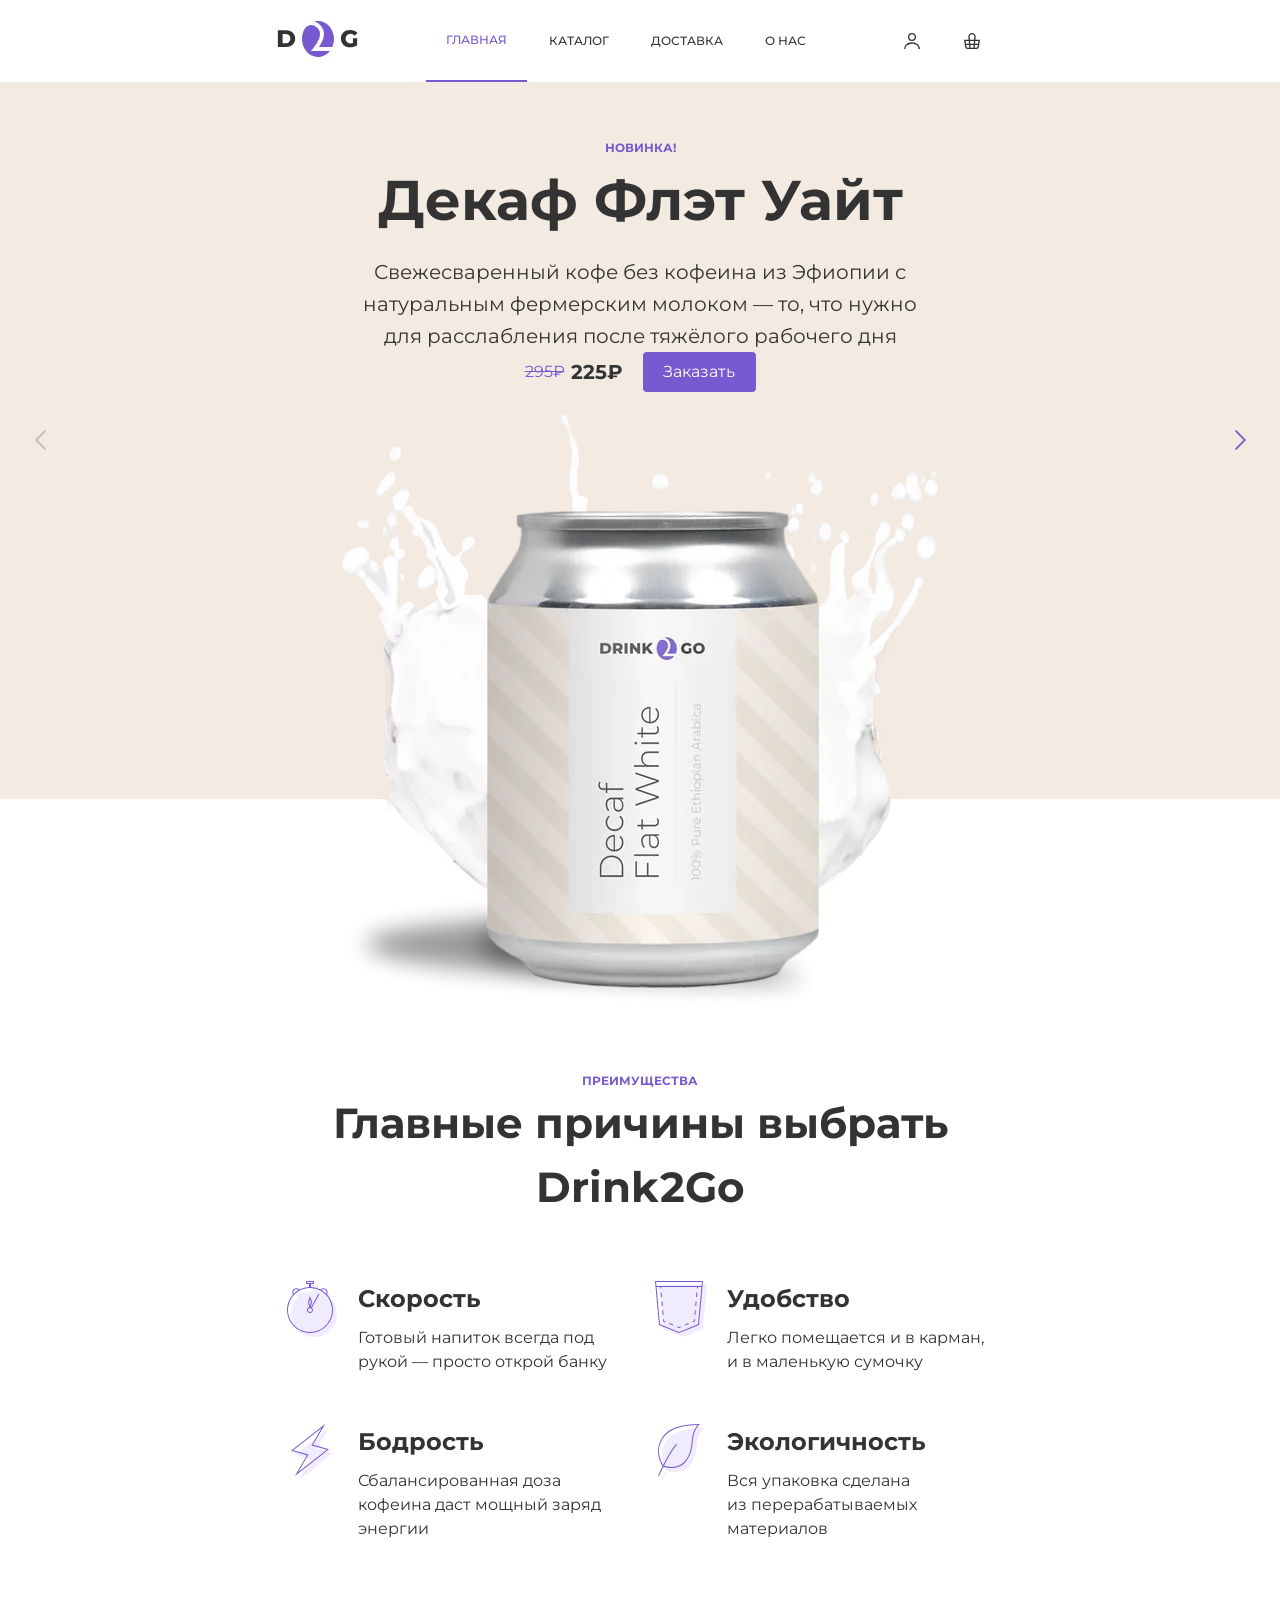
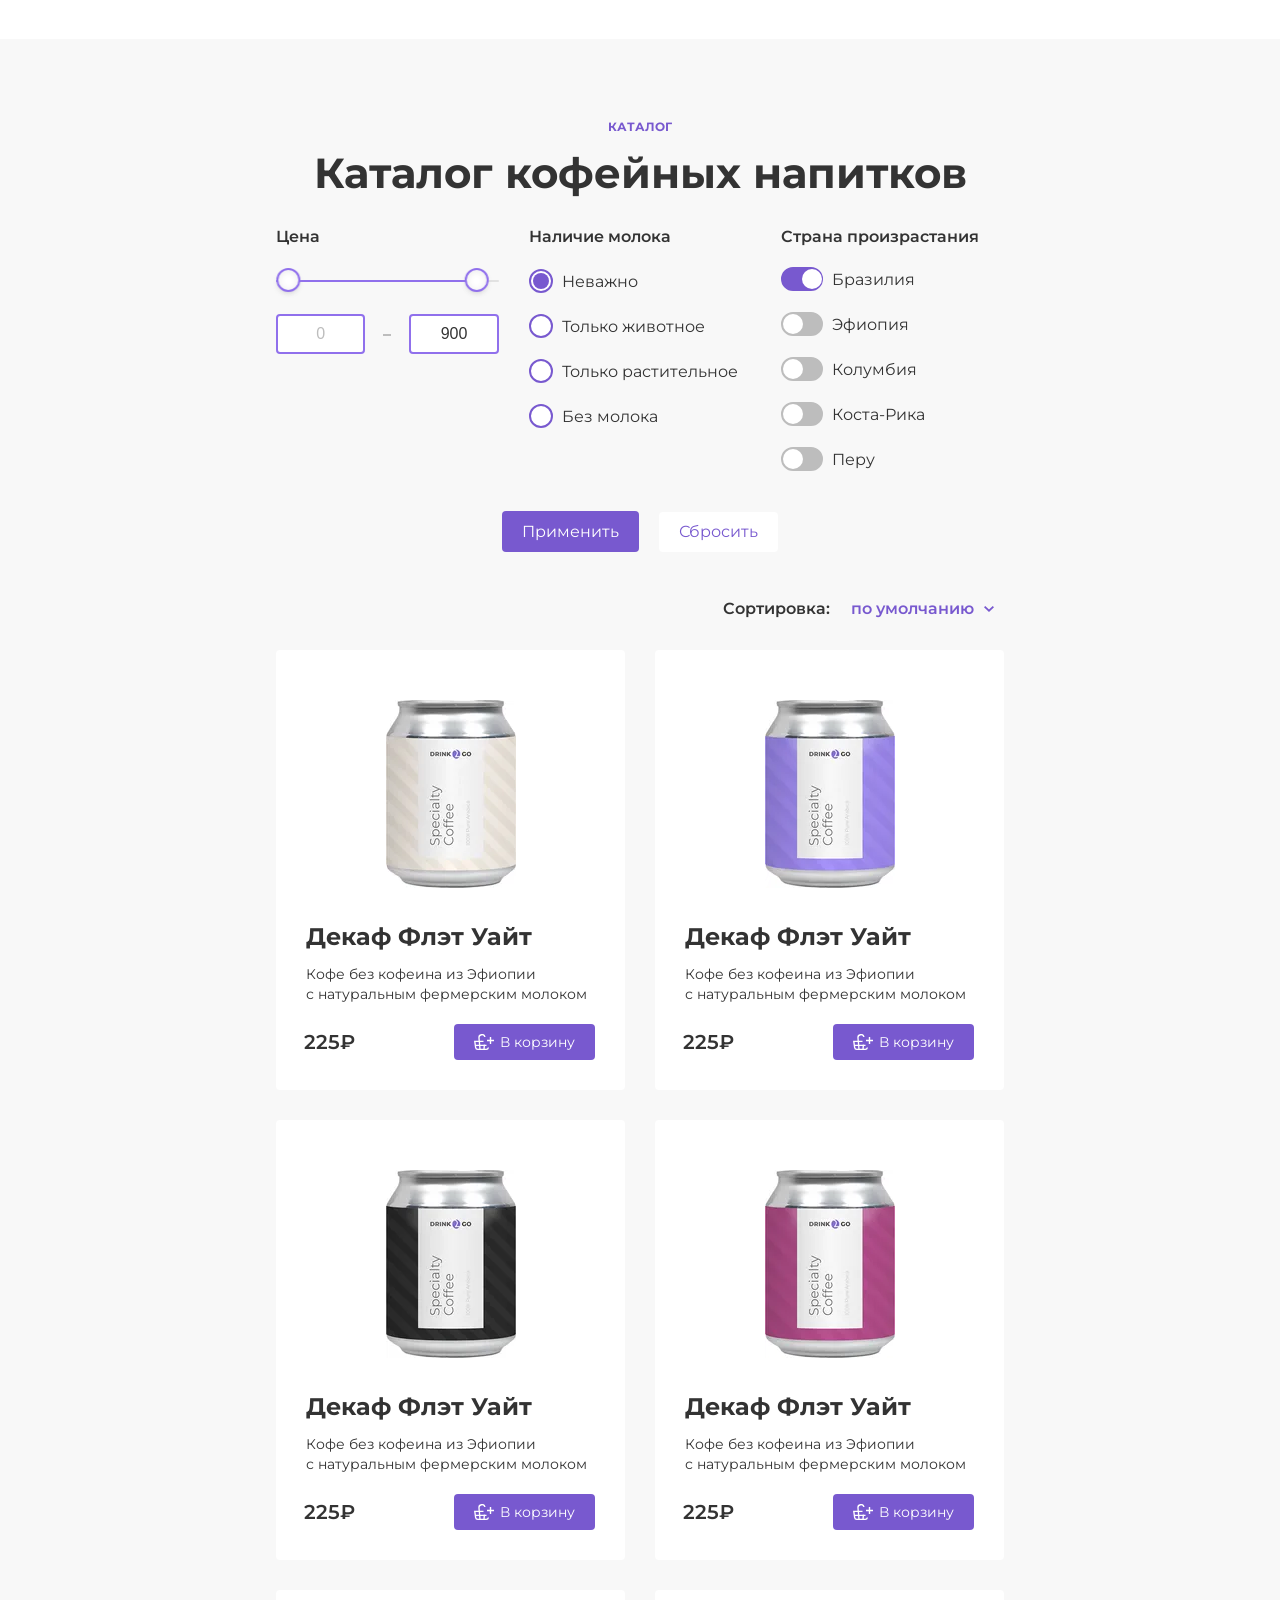
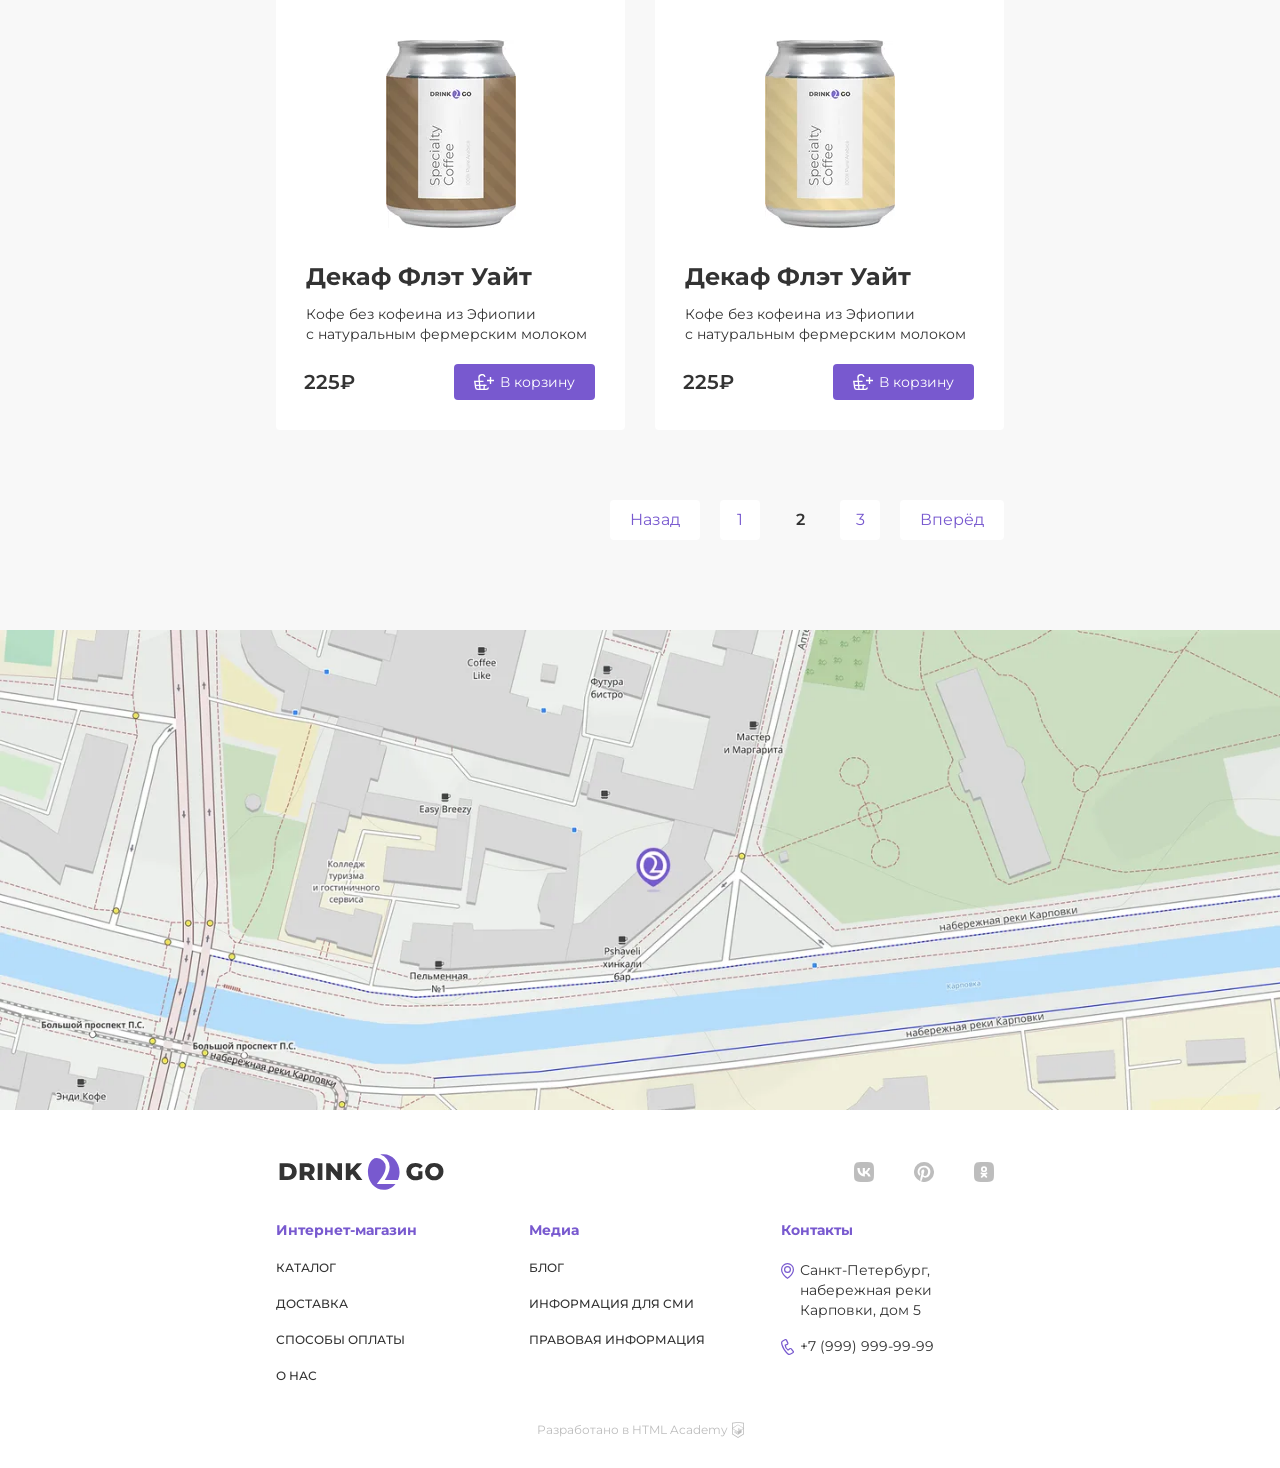
<file: index.html>
<!DOCTYPE html><html class="page" lang="ru"><head><meta charset="UTF-8"><title>Drink2Go</title><meta name="viewport" content="width=device-width,initial-scale=1"><link rel="preload" href="fonts/montserrat/Montserrat-Regular.woff2" type="font/woff2" as="font" crossorigin="anonymous"><script src="./vendor/nouislider/nouislider.min.js" defer="defer"></script><link rel="stylesheet" href="styles/styles.css"><link rel="icon" href="favicon.ico"><link rel="icon" href="favicons/icon.svg" type="image/svg+xml"><link rel="apple-touch-icon" href="favicons/apple.png"><link rel="manifest" href="manifest.webmanifest"><script src="scripts/index.js" defer="defer"></script></head><body class="page__body"><header class="page__header main-header"><div class="main-header__logo-title logo-title"><a class="logo-title__logo logo" href="index.html" aria-current="page"><picture><source width="170" height="36" type="image/svg+xml" media="(min-width: 1440px)" srcset="images/logo/logo-desktop.svg"><source width="82" height="36" type="image/svg+xml" media="(min-width: 768px)" srcset="images/logo/logo-tablet.svg"><img class="logo__image" src="images/logo/logo-mobile.svg" width="32" height="36" alt="Логотип магазина"></picture></a><h1 class="logo-title__header visually-hidden">Интернет-магазин кофейных напитков</h1></div><nav class="main-header__nav main-nav main-nav--menu-closed"><button class="main-nav__toggle" type="button"><span class="visually-hidden">Открыть меню</span></button><ul class="main-nav__list menu"><li class="menu__item menu__item--current"><a class="menu__link menu__link--current" href="#">Главная</a></li><li class="menu__item"><a class="menu__link" href="#">Каталог</a></li><li class="menu__item"><a class="menu__link" href="#">Доставка</a></li><li class="menu__item"><a class="menu__link" href="#">О нас</a></li></ul><ul class="main-nav__user-list menu-user"><li class="menu-user__item"><a class="menu-user__link menu-user__link--login" href="#"><span class="visually-hidden">Войти</span></a></li><li class="menu-user__item"><a class="menu-user__link menu-user__link--cart" href="#"><span class="visually-hidden">Корзина</span></a></li></ul></nav></header><main class="page__main"><section class="page__slider slider"><div class="slider__wrapper"><h2 class="visually-hidden">Самые популярные напитки</h2><button class="slider__button slider__button--prev" type="button"><span class="visually-hidden">Предыдущий слайд</span></button><div class="slider__inner-wrapper slider__inner-wrapper--flat-white"><picture class="slider__image-wrapper"><source width="600" height="600" type="image/webp" media="(min-width: 1280px)" srcset="images/slider/flat-white-slider-desktop@1x.webp, images/slider/flat-white-slider-desktop@2x.webp 2x"><source width="476" height="476" type="image/webp" media="(min-width: 768px)" srcset="images/slider/flat-white-slider-tablet@1x.webp, images/slider/flat-white-slider-tablet@2x.webp 2x"><source width="280" height="280" type="image/webp" srcset="images/slider/flat-white-slider-mobile@1x.webp, images/slider/flat-white-slider-mobile@2x.webp 2x"><source width="600" height="600" type="image/png" media="(min-width: 1280px)" srcset="images/slider/flat-white-slider-desktop@1x.png, images/slider/flat-white-slider-desktop@2x.png 2x"><source width="476" height="476" type="image/png" media="(min-width: 768px)" srcset="images/slider/flat-white-slider-tablet@1x.png, images/slider/flat-white-slider-tablet@2x.png 2x"><img class="slider__image" src="images/slider/flat-white-slider-mobile@1x.png" srcset="images/slider/flat-white-slider-mobile@2x.png 2x" width="280" height="280" alt="Светлая баночка кофе"></picture><span class="slider__badge">Новинка!</span><h3 class="slider__title">Декаф Флэт Уайт</h3><p class="slider__description">Свежесваренный кофе без кофеина из Эфиопии с натуральным фермерским молоком — то, что нужно для расслабления после тяжёлого рабочего дня</p><div class="slider__order promo-order"><p class="promo-order__price"><span class="promo-order__price-old">295₽</span> <span class="promo-order__price-promotion">225₽</span></p><a class="promo-order__order-button" href="#">Заказать</a></div></div><div class="slider__inner-wrapper slider__inner-wrapper--lavender"><picture class="slider__image-wrapper"><source width="600" height="600" type="image/webp" media="(min-width: 1280px)" srcset="images/slider/lavender-slider-desktop@1x.webp, images/slider/lavender-slider-desktop@2x.webp 2x"><source width="476" height="476" type="image/webp" media="(min-width: 768px)" srcset="images/slider/lavender-slider-tablet@1x.webp, images/slider/lavender-slider-tablet@2x.webp 2x"><source width="280" height="280" type="image/webp" srcset="images/slider/lavender-slider-mobile@1x.webp, images/slider/lavender-slider-mobile@2x.webp 2x"><source width="600" height="600" type="image/png" media="(min-width: 1280px)" srcset="images/slider/lavender-slider-desktop@1x.png, images/slider/lavender-slider-desktop@2x.png 2x"><source width="476" height="476" type="image/png" media="(min-width: 768px)" srcset="images/slider/lavender-slider-tablet@1x.png, images/slider/lavender-slider-tablet@2x.png 2x"><img class="slider__image" src="images/slider/lavender-slider-desktop@1x.png" srcset="images/slider/lavender-slider-mobile@2x.png 2x" width="280" height="280" alt="Лавандовая баночка кофе"></picture><span class="slider__badge">Новинка!</span><h3 class="slider__title">Лавандовый Латте</h3><p class="slider__description">Невероятное сочетание перуанской высокогорной арабики с молоком ламы и лавандовым сиропом унесёт вас прямо на вершину Радужных гор</p><div class="slider__order promo-order"><p class="promo-order__price"><span class="promo-order__price-old">285₽</span> <span class="promo-order__price-promotion">265₽</span></p><a class="promo-order__order-button" href="#">Заказать</a></div></div><div class="slider__inner-wrapper slider__inner-wrapper--tripple-espresso"><picture class="slider__image-wrapper"><source width="600" height="600" type="image/webp" media="(min-width: 1280px)" srcset="images/slider/tripple-espresso-slider-desktop@1x.webp, images/slider/tripple-espresso-slider-desktop@2x.webp 2x"><source width="476" height="476" type="image/webp" media="(min-width: 768px)" srcset="images/slider/tripple-espresso-slider-tablet@1x.webp, images/slider/tripple-espresso-slider-tablet@2x.webp 2x"><source width="280" height="280" type="image/webp" srcset="images/slider/tripple-espresso-slider-mobile@1x.webp, images/slider/tripple-espresso-slider-mobile@2x.webp 2x"><source width="600" height="600" type="image/png" media="(min-width: 1280px)" srcset="images/slider/tripple-espresso-slider-desktop@1x.png, images/slider/tripple-espresso-slider-desktop@2x.png 2x"><source width="476" height="476" type="image/png" media="(min-width: 768px)" srcset="images/slider/tripple-espresso-slider-tablet@1x.png, images/slider/tripple-espresso-slider-tablet@2x.png 2x"><img class="slider__image" src="images/slider/tripple-espresso-slider-desktop@1x.png" srcset="images/slider/tripple-espresso-slider-mobile@2x.png 2x" width="280" height="280" alt="Чёрная баночка кофе"></picture><span class="slider__badge">Новинка!</span><h3 class="slider__title">Тройной Эспрессо</h3><p class="slider__description">Мощнее укола адреналина, чернее самой тёмной ночи, этот тройной эспрессо из Колумбии покажет вам, что такое настоящая бодрость</p><div class="slider__order promo-order"><p class="promo-order__price"><span class="promo-order__price-old">395₽</span> <span class="promo-order__price-promotion">375₽</span></p><a class="promo-order__order-button" href="#">Заказать</a></div></div><button class="slider__button slider__button--next" type="button"><span class="visually-hidden">Следующий слайд</span></button><div class="slider__pagination"><button class="slider__dot slider__dot--active" data-slide="0" type="button" aria-label="Первый слайд"></button> <button class="slider__dot" data-slide="1" type="button" aria-label="Второй слайд"></button> <button class="slider__dot" data-slide="2" type="button" aria-label="Третий слайд"></button></div></div></section><section class="page__features features"><h2 class="features__title">Преимущества</h2><p class="features__subtitle">Главные причины выбрать Drink2Go</p><ul class="features__list"><li class="features__item feature feature--speed"><h3 class="feature__title">Скорость</h3><p class="feature__description">Готовый напиток всегда под рукой — просто открой банку</p></li><li class="features__item feature feature--convenience"><h3 class="feature__title">Удобство</h3><p class="feature__description">Легко помещается и в карман,<br>и в маленькую сумочку</p></li><li class="features__item feature feature--vigor"><h3 class="feature__title">Бодрость</h3><p class="feature__description">Сбалансированная доза кофеина даст мощный заряд энергии</p></li><li class="features__item feature feature--ecofriendly"><h3 class="feature__title">Экологичность</h3><p class="feature__description">Вся упаковка сделана<br>из перерабатываемых материалов</p></li></ul></section><section class="page__catalog catalog"><div class="catalog__wrapper"><h2 class="catalog__title">Каталог</h2><p class="catalog__subtitle">Каталог кофейных напитков</p><form class="catalog__filter filter" action="https://echo.htmlacademy.ru/" method="get"><fieldset class="filter__price filter-range"><legend class="filter-range__title">Цена</legend><div class="filter-range__slider" id="slider"></div><div class="filter-range__change"><label class="visually-hidden" for="min">от</label> <input class="filter-range__value" id="min" name="min-price" type="number" placeholder="0" min="0"> <label class="visually-hidden" for="max">до</label> <input class="filter-range__value" id="max" name="max-price" type="number" value="900" min="0"></div></fieldset><fieldset class="filter__milk filter-radio"><legend class="filter-radio__title">Наличие молока</legend><div class="filter-radio__list"><label class="filter-radio__control" for="nomatter"><input class="filter-radio__input" id="nomatter" name="milk-presence" type="radio" value="nomatter" checked="checked"> Неважно</label> <label class="filter-radio__control" for="animal"><input class="filter-radio__input" id="animal" name="milk-presence" type="radio" value="animal"> Только животное</label> <label class="filter-radio__control" for="plant"><input class="filter-radio__input" id="plant" name="milk-presence" type="radio" value="plant"> Только растительное</label> <label class="filter-radio__control" for="milkless"><input class="filter-radio__input" id="milkless" name="milk-presence" type="radio" value="milkless"> Без молока</label></div></fieldset><fieldset class="filter__country filter-checkbox"><legend class="filter-checkbox__title">Страна произрастания</legend><div class="filter-checkbox__list"><label class="filter-checkbox__control" for="brazil"><input class="filter-checkbox__input" id="brazil" name="country" value="brazil" type="checkbox" checked="checked"> Бразилия</label> <label class="filter-checkbox__control" for="ethiopia"><input class="filter-checkbox__input" id="ethiopia" name="country" value="ethiopia" type="checkbox"> Эфиопия</label> <label class="filter-checkbox__control" for="colombia"><input class="filter-checkbox__input" id="colombia" name="country" value="colombia" type="checkbox"> Колумбия</label> <label class="filter-checkbox__control" for="costa-rica"><input class="filter-checkbox__input" id="costa-rica" name="country" value="costa-rica" type="checkbox"> Коста-Рика</label> <label class="filter-checkbox__control" for="peru"><input class="filter-checkbox__input" id="peru" name="country" value="peru" type="checkbox"> Перу</label></div></fieldset><div class="filter__buttons"><button class="filter__apply" type="submit">Применить</button> <button class="filter__reset" type="reset">Сбросить</button></div></form><div class="catalog__cards-wrapper"><div class="catalog__sorting sorting"><label class="sorting__control" for="select-control">Сортировка:</label> <select class="sorting__select" id="select-control" name="sorting"><option value="sorting__default">По умолчанию</option><option value="sorting__inexpensive">По стоимости</option></select></div><ul class="catalog__list cards"><li class="cards__item card"><a class="card__link" href="#"><picture><source width="130" height="188" type="image/webp" srcset="images/catalog/light-can@1x.webp, images/catalog/light-can@2x.webp 2x"><img class="card__image" src="images/catalog/light-can@1x.jpg" srcset="images/catalog/light-can@2x.jpg 2x" width="130" height="188" alt="Светлая баночка кофе"></picture></a><h3 class="card__title"><a class="card__title-link" href="#" tabindex="-1">Декаф Флэт Уайт</a></h3><p class="card__description">Кофе без кофеина из Эфиопии<br>с натуральным фермерским молоком</p><div class="card__purchase"><strong class="card__price">225₽</strong> <a class="card__order" href="#">В корзину</a></div></li><li class="cards__item card"><a class="card__link" href="#"><picture><source width="130" height="188" type="image/webp" srcset="images/catalog/lavender-can@1x.webp, images/catalog/lavender-can@2x.webp 2x"><img class="card__image" src="images/catalog/lavender-can@1x.jpg" srcset="images/catalog/lavender-can@2x.jpg 2x" width="130" height="188" alt="Лавандовая баночка кофе"></picture></a><h3 class="card__title"><a class="card__title-link" href="#" tabindex="-1">Декаф Флэт Уайт</a></h3><p class="card__description">Кофе без кофеина из Эфиопии<br>с натуральным фермерским молоком</p><div class="card__purchase"><strong class="card__price">225₽</strong> <a class="card__order" href="#">В корзину</a></div></li><li class="cards__item card"><a class="card__link" href="#"><picture><source width="130" height="188" type="image/webp" srcset="images/catalog/black-can@1x.webp, images/catalog/black-can@2x.webp 2x"><img class="card__image" src="images/catalog/black-can@1x.jpg" srcset="images/catalog/black-can@2x.jpg 2x" width="130" height="188" alt="Чёрная баночка кофе"></picture></a><h3 class="card__title"><a class="card__title-link" href="#" tabindex="-1">Декаф Флэт Уайт</a></h3><p class="card__description">Кофе без кофеина из Эфиопии<br>с натуральным фермерским молоком</p><div class="card__purchase"><strong class="card__price">225₽</strong> <a class="card__order" href="#">В корзину</a></div></li><li class="cards__item card"><a class="card__link" href="#"><picture><source width="130" height="188" type="image/webp" srcset="images/catalog/pink-can@1x.webp, images/catalog/pink-can@2x.webp 2x"><img class="card__image" src="images/catalog/pink-can@1x.jpg" srcset="images/catalog/pink-can@2x.jpg 2x" width="130" height="188" alt="Розовая баночка кофе"></picture></a><h3 class="card__title"><a class="card__title-link" href="#" tabindex="-1">Декаф Флэт Уайт</a></h3><p class="card__description">Кофе без кофеина из Эфиопии<br>с натуральным фермерским молоком</p><div class="card__purchase"><strong class="card__price">225₽</strong> <a class="card__order" href="#">В корзину</a></div></li><li class="cards__item card"><a class="card__link" href="#"><picture><source width="130" height="188" type="image/webp" srcset="images/catalog/brown-can@1x.webp, images/catalog/brown-can@2x.webp 2x"><img class="card__image" src="images/catalog/brown-can@1x.jpg" srcset="images/catalog/brown-can@2x.jpg 2x" width="130" height="188" alt="Коричневая баночка кофе"></picture></a><h3 class="card__title"><a class="card__title-link" href="#" tabindex="-1">Декаф Флэт Уайт</a></h3><p class="card__description">Кофе без кофеина из Эфиопии<br>с натуральным фермерским молоком</p><div class="card__purchase"><strong class="card__price">225₽</strong> <a class="card__order" href="#">В корзину</a></div></li><li class="cards__item card"><a class="card__link" href="#"><picture><source width="130" height="188" type="image/webp" srcset="images/catalog/yellow-can@1x.webp, images/catalog/yellow-can@2x.webp 2x"><img class="card__image" src="images/catalog/yellow-can@1x.jpg" srcset="images/catalog/yellow-can@2x.jpg 2x" width="130" height="188" alt="Жёлтая баночка кофе"></picture></a><h3 class="card__title"><a class="card__title-link" href="#" tabindex="-1">Декаф Флэт Уайт</a></h3><p class="card__description">Кофе без кофеина из Эфиопии<br>с натуральным фермерским молоком</p><div class="card__purchase"><strong class="card__price">225₽</strong> <a class="card__order" href="#">В корзину</a></div></li></ul><ul class="catalog__pagination pagination"><li class="pagination__item"><a class="pagination__link" href="#"><span class="visually-hidden">Назад</span></a></li><li class="pagination__item"><a class="pagination__link" href="#">1</a></li><li class="pagination__item"><a class="pagination__link pagination__link--current" href="#" aria-current="page" tabindex="-1">2</a></li><li class="pagination__item"><a class="pagination__link" href="#">3</a></li><li class="pagination__item"><a class="pagination__link" href="#"><span class="visually-hidden">Вперёд</span></a></li></ul></div></div></section><section class="page__map map"><h2 class="visually-hidden">Как нас найти</h2><picture><source width="1440" height="540" type="image/webp" media="(min-width: 1280px)" srcset="images/map/map-desktop@1x.webp, images/map/map-desktop@2x.webp 2x"><source width="768" height="480" type="image/webp" media="(min-width: 575px)" srcset="images/map/map-tablet@1x.webp, images/map/map-tablet@2x.webp 2x"><source width="320" height="420" type="image/webp" srcset="images/map/map-mobile@1x.webp, images/map/map-mobile@2x.webp 2x"><source width="1440" height="540" type="image/jpg" media="(min-width: 1280px)" srcset="images/map/map-desktop@1x.jpg, images/map/map-desktop@2x.jpg 2x"><source width="768" height="480" type="image/jpg" media="(min-width: 575px)" srcset="images/map/map-tablet@1x.jpg, images/map/map-tablet@2x.jpg 2x"><img class="map__img" src="images/map/map-mobile@1x.jpg" srcset="images/map/map-mobile@2x.jpg 2x" width="320" height="420" alt="Карта с меткой на набережной реки Карповки, 5"></picture></section></main><footer class="page__footer main-footer"><h2 class="visually-hidden">Наши контакты и дополнительная информация</h2><div class="main-footer__links"><div class="main-footer__logo-wrapper"><a class="main-footer__logo logo-footer" href="index.html"><picture><source width="170" height="36" type="image/svg+xml" media="(min-width: 768px)" srcset="images/logo/logo-desktop.svg"><img class="logo-footer__image" src="images/logo/logo-tablet.svg" width="82" height="36" alt="Логотип магазина"></picture></a><p class="main-footer__subtitle visually-hidden">Интернет-магазин кофейных напитков</p></div><ul class="main-footer__social social"><li class="social__item"><a class="social__link social__link--vk" href="https://vk.com/htmlacademy"><span class="visually-hidden">Мы вo Вконтакте</span></a></li><li class="social__item"><a class="social__link social__link--pinterest" href="#"><span class="visually-hidden">Наш Пинтерест</span></a></li><li class="social__item"><a class="social__link social__link--ok" href="#"><span class="visually-hidden">Одноклассники</span></a></li></ul></div><div class="main-footer__nav footer-nav"><h3 class="footer-nav__title">Интернет-магазин</h3><ul class="footer-nav__list menu-footer"><li class="menu-footer__item"><a class="menu-footer__link" href="#">Каталог</a></li><li class="menu-footer__item"><a class="menu-footer__link" href="#">Доставка</a></li><li class="menu-footer__item"><a class="menu-footer__link" href="#">Способы оплаты</a></li><li class="menu-footer__item"><a class="menu-footer__link" href="#">О нас</a></li></ul></div><div class="main-footer__info footer-info"><h3 class="footer-info__title">Медиа</h3><ul class="footer-info__media media"><li class="media__item"><a class="media__link" href="#">Блог</a></li><li class="media__item"><a class="media__link" href="#">Информация для СМИ</a></li><li class="media__item"><a class="media__link" href="#">Правовая информация</a></li></ul></div><div class="main-footer__contacts contacts"><h3 class="contacts__title">Контакты</h3><address class="contacts__wrapper"><span class="contacts__address">Санкт-Петербург, набережная реки Карповки, дом 5</span> <a class="contacts__phone" href="tel:+79999999999"><span class="visually-hidden">Вы можете позвонить нам по номеру</span> +7&nbsp;(999)&nbsp;999‑99‑99</a></address></div><div class="main-footer__copyright copyright"><a class="copyright__link" href="https://htmlacademy.ru/intensive/adaptive">Разработано в <strong class="copyright__dev">HTML Academy</strong></a></div></footer></body></html>
</file>
<file: styles/styles.css>
@import "../vendor/nouislider/nouislider.min.css";@font-face{font-family:Montserrat;font-weight:400;font-style:normal;font-display:swap;src:url(../fonts/montserrat/Montserrat-Regular.woff2)format("woff2")}@font-face{font-family:Montserrat;font-weight:500;font-style:normal;font-display:swap;src:url(../fonts/montserrat/Montserrat-Medium.woff2)format("woff2")}@font-face{font-family:Montserrat;font-weight:600;font-style:normal;font-display:swap;src:url(../fonts/montserrat/Montserrat-SemiBold.woff2)format("woff2")}@font-face{font-family:Montserrat;font-weight:700;font-style:normal;font-display:swap;src:url(../fonts/montserrat/Montserrat-Bold.woff2)format("woff2")}*,:before,:after{box-sizing:border-box}img{object-fit:contain;max-width:100%;height:auto}html{height:100%}body{color:#333;background-color:#fff;flex-direction:column;min-height:100%;margin:0;padding:0;font-family:Montserrat,sans-serif;font-size:14px;line-height:20px;display:flex}.visually-hidden{white-space:nowrap;clip-path:inset(100%);clip:rect(0 0 0 0);border:0;width:1px;height:1px;margin:-1px;padding:0;position:absolute;overflow:hidden}.page__main{flex-grow:1}@media (width>=768px){.page__header,.page__footer{width:728px;margin:0 auto}}@media (width>=1440px){.page__header,.page__footer{width:1360px}}@media (width<=767px){.page__features{max-width:280px;margin:0 auto}}@media (width>=768px){.page__features{max-width:728px;margin:0 auto}}@media (width>=1440px){.page__features{max-width:1360px}}.main-header{justify-content:space-between;display:flex}@media (width>=767px){.main-header{justify-content:flex-start}}@media (width>=768px){.main-header__logo-title{margin-right:68px}}@media (width>=1440px){.main-header__logo-title{margin-right:162px}}@media (width>=767px){.main-header__nav{width:100%}}@media (width>=768px){.logo__image{max-width:82px;min-height:36px}}@media (width>=1440px){.logo__image{max-width:170px;min-height:36px}}.logo-title{align-items:center;display:flex}@media (width>=1440px){.logo-title{gap:20px}}.logo-title__logo{padding:10px 20px;display:block}@media (width>=768px){.logo-title__logo{padding:0}}@media (width>=1440px){.logo-title__header{clip:auto;clip-path:none;white-space:normal;min-width:126px;height:auto;margin:0;font-size:12px;font-weight:400;line-height:16px;position:static;overflow:visible}}.main-nav{display:flex}@media (width>=767px){.main-nav{justify-content:space-between}}.main-nav__user-list{order:-1;margin:0}@media (width>=767px){.main-nav__user-list{order:0}}@media (width>=1440px){.main-nav__user-list{margin:0}}.main-nav__list{background-color:#fff;width:auto;margin:0}@media (width<=767px){.main-nav--menu-closed .main-nav__list{display:none}.main-nav--menu-opened .main-nav__list{z-index:10;border-top:1px solid #f0ebff;width:100vw;position:absolute;top:60px;left:0}.main-nav__toggle{text-transform:uppercase;z-index:2;cursor:pointer;color:#333;background-color:#fff;border:none;justify-content:center;align-items:center;min-width:60px;min-height:60px;font-size:12px;line-height:16px;text-decoration:none;display:flex;position:relative;top:0;right:0}.main-nav__toggle:before{content:"";background-repeat:no-repeat;background-size:16px 16px;width:16px;height:16px;display:block}.main-nav__toggle:hover,.main-nav__toggle:active{background-color:#f0ebff}.main-nav--menu-closed .main-nav__toggle:before{background-image:url(../icons/stack.svg#burger-button)}.main-nav--menu-opened .main-nav__toggle:before{background-image:url(../icons/stack.svg#close-button)}}@media (width>=767px){.main-nav__toggle{display:none}}.menu{padding:0;list-style:none}@media (width>=767px){.menu{flex-wrap:wrap;align-items:center;gap:2px;display:flex}}@media (width>=1440px){.menu{gap:22px}}.menu__item{border-bottom:1px solid #f0ebff}@media (width>=767px){.menu__item{border:none}}.menu__link{text-transform:uppercase;color:#333;text-align:center;background-color:#fff;width:100%;padding:20px;font-size:12px;font-weight:500;line-height:16px;text-decoration:none;display:inline-block;position:relative}.menu__link:hover,.menu__link:focus-visible{color:#7859cf}.menu__link:active{background-color:#f0ebff}@media (width>=767px){.menu__link{padding:32px 20px}.menu__link--current{color:#7859cf;border-bottom:2px solid #7859cf}}.menu-user{align-items:center;padding:0;list-style:none;display:flex}@media (width>=1440px){.menu-user{gap:20px}}.menu-user__link{text-transform:uppercase;color:#333;justify-content:center;align-items:center;min-width:60px;min-height:60px;font-size:12px;line-height:16px;text-decoration:none;display:flex;position:relative}.menu-user__link:before{content:"";background-color:#333;width:16px;height:16px;display:block;position:absolute;top:50%;left:20px;transform:translateY(-50%);mask-position:50%;mask-size:16px 16px;mask-repeat:no-repeat}.menu-user__link:hover,.menu-user__link:focus-visible{color:#7859cf}.menu-user__link:hover:before,.menu-user__link:focus-visible:before{background-color:#7859cf}.menu-user__link:active{background-color:#f0ebff}@media (width>=767px){.menu-user__link{min-height:80px}}@media (width>=1440px){.menu-user__link{padding:20px 20px 20px 38px}}.menu-user__link--login:before{mask-image:url(../icons/stack.svg#user)}.menu-user__link--cart:before{mask-image:url(../icons/stack.svg#cart)}@media (width>=1440px){.menu-user__link .visually-hidden{clip:auto;clip-path:none;white-space:normal;width:auto;height:auto;margin:0;padding-left:8px;font-size:12px;font-weight:400;line-height:16px;position:static;overflow:visible}}.slider--flat-white{background-color:#f3ebe1}@media (width>=768px){.slider--flat-white{background:linear-gradient(#f3ebe1 77%,#fff 23%)}}@media (width>=1440px){.slider--flat-white{background:#f3ebe1}}.slider--lavender{background-color:#eae6fc}@media (width>=768px){.slider--lavender{background:linear-gradient(#eae6fc 77%,#fff 23%)}}@media (width>=1440px){.slider--lavender{background:#eae6fc}}.slider--tripple-espresso{background-color:#e5e6e8}@media (width>=768px){.slider--tripple-espresso{background:linear-gradient(#e5e6e8 77%,#fff 23%)}}@media (width>=1440px){.slider--tripple-espresso{background:#e5e6e8}}.slider__wrapper{min-height:656px;display:flex;position:relative}@media (width>=768px){.slider__wrapper{min-height:828px}}@media (width>=1440px){.slider__wrapper{min-height:714px}}.slider__inner-wrapper{display:none}.slider__inner-wrapper.is-active{text-align:center;flex-direction:column;flex-grow:1;grid-column:2;align-items:center;gap:4px;max-width:280px;margin:0 auto;padding:20px 0 60px;display:flex}@media (width>=768px){.slider__inner-wrapper.is-active{gap:0;max-width:608px;padding:58px 0 0}}@media (width>=1440px){.slider__inner-wrapper.is-active{text-align:left;grid-template-rows:161px auto auto auto 1fr;grid-template-columns:auto 1fr;gap:4px 30px;max-width:1280px;margin-bottom:-2px;padding:13px 0 84px 25px;display:grid}}.slider__button{z-index:3;background-color:#0000;border:none;min-width:20px;height:100%;transition:background-color .3s .1s;display:block;position:absolute;top:0}.slider__button:before{content:"";background-color:#7859cf;width:11px;height:20px;display:block;position:relative;mask-image:url(../icons/stack.svg#slider-stroke);mask-position:50%;mask-size:11px 20px;mask-repeat:no-repeat}.slider__button:disabled{pointer-events:none;border-color:#0000}.slider__button:disabled:before{background-color:#bdbdbd}@media (width>=768px){.slider__button{min-width:80px;height:77%}}@media (width>=1440px){.slider__button{height:100%}}.slider__button--prev{left:0}.slider__button--prev:hover,.slider__button--prev:focus-visible{background:linear-gradient(90deg,#fff,#0000)}.slider__button--prev:active{background:linear-gradient(90deg,#7859cf40,#0000)}@media (width>=768px){.slider__button--prev:before{left:29px}}.slider__button--next{right:0}.slider__button--next:before{transform:rotate(180deg)}.slider__button--next:hover,.slider__button--next:focus-visible{background:linear-gradient(270deg,#fff,#0000)}.slider__button--next:active{background:linear-gradient(270deg,#7859cf40,#0000)}@media (width>=768px){.slider__button--next:before{left:29px}}.slider__pagination{display:none}@media (width>=1440px){.slider__pagination{gap:8px;display:flex;position:absolute;bottom:65px;left:50%;transform:translate(-50%)}}.slider__dot{cursor:pointer;background-color:#0000;border:none;width:62px;padding:12px;position:relative}.slider__dot:before{content:"";background-color:#fff;width:100%;height:4px;transition:background-color .3s .1s;display:block;position:absolute;top:50%;left:0;transform:translateY(-50%)}.slider__dot:hover:before,.slider__dot:focus-visible:before{background-color:#7859cf40}.slider__dot:active:before,.slider__dot--active:before{background-color:#7859cf}@media (width>=768px){.slider__image-wrapper{order:1}}@media (width>=1440px){.slider__image-wrapper{order:0;grid-area:1/1/-1/2}}@media (width>=768px){.slider__image{margin-top:16px;margin-bottom:0}}.slider__badge{color:#7859cf;text-transform:uppercase;font-size:12px;font-weight:700;line-height:16px}@media (width>=768px){.slider__badge{margin-bottom:4px}}@media (width>=1440px){.slider__badge{grid-area:2/2/3/3;margin-bottom:0}}.slider__title{margin:0 0 6px;font-size:36px;font-weight:700;line-height:48px}@media (width>=768px){.slider__title{margin-bottom:16px;font-size:56px;line-height:80px}}@media (width>=1440px){.slider__title{grid-area:3/2/4/3;margin-bottom:12px}}.slider__description{margin:0 0 auto}@media (width>=768px){.slider__description{padding:0 10px;font-size:20px;line-height:32px}}@media (width>=1440px){.slider__description{grid-area:4/2/5/3;margin-bottom:36px;padding:0 56px 0 0}.slider__order{grid-area:5/2/6/3;align-self:start;margin-bottom:30px}}.promo-order{align-items:center;gap:20px;display:flex}.promo-order__price{flex-wrap:wrap;align-items:center;gap:6px;margin:0;display:flex}.promo-order__price-old{color:#7859cf;font-size:16px;line-height:32px;text-decoration:line-through}.promo-order__price-promotion{font-size:20px;font-weight:700;line-height:32px}.promo-order__order-button{text-transform:uppercase;color:#fff;text-align:center;text-transform:none;background-color:#7859cf;border:none;border-radius:4px;min-width:113px;padding:8px;font-family:Montserrat,sans-serif;font-size:16px;line-height:24px;text-decoration:none;display:inline-block}.promo-order__order-button:hover,.promo-order__order-button:focus-visible{background-color:#9070ec}.promo-order__order-button:active{background-color:#593cac}.promo-order__order-button:disabled,.promo-order__order-button[disabled]{cursor:not-allowed;background-color:#bdbdbd}.features{text-align:center;padding:50px 0 60px}@media (width>=768px){.features{padding-top:60px;padding-bottom:100px}}@media (width>=1440px){.features{padding-top:96px;padding-bottom:120px}}.features__title{color:#7859cf;text-transform:uppercase;margin:0 0 2px;font-size:12px;font-weight:700;line-height:16px}@media (width>=1440px){.features__title{margin-bottom:4px}}.features__subtitle{margin:0 0 36px;font-size:24px;font-weight:700;line-height:36px}@media (width>=768px){.features__subtitle{margin-bottom:60px;font-size:42px;line-height:64px}}@media (width>=1440px){.features__subtitle{margin-bottom:78px}}.features__list{gap:32px;margin:0;padding:0;list-style:none;display:grid}@media (width>=768px){.features__list{grid-template-columns:repeat(2,1fr);gap:50px 30px}}@media (width>=1440px){.features__list{grid-template-columns:repeat(4,1fr)}}@media (width>=768px){.features__item:nth-child(odd){margin-left:10px}}@media (width>=1440px){.features__item:nth-child(odd){margin-left:0}}.feature{padding-top:66px;position:relative}.feature:before{content:"";background-position:50%;background-repeat:no-repeat;width:52px;height:56px;display:block;position:absolute;top:0;left:50%;transform:translate(-50%)}@media (width>=768px){.feature{text-align:start;padding-top:0;padding-left:72px;top:2px}.feature:before{left:0;transform:none}}@media (width>=1440px){.feature{text-align:center;padding-top:77px;padding-left:0}.feature:before{left:50%;transform:translate(-50%)}}.feature--speed:before{background-image:url(../icons/stack.svg#features_speed)}.feature--convenience:before{background-image:url(../icons/stack.svg#features_convenience)}.feature--vigor:before{background-image:url(../icons/stack.svg#features_vigor)}.feature--ecofriendly:before{background-image:url(../icons/stack.svg#features_ecofriendly)}.feature__title{margin:0 0 4px;font-size:18px;font-weight:700;line-height:32px}@media (width>=768px){.feature__title{margin:0 0 9px;font-size:24px;line-height:36px}}@media (width>=1440px){.feature__title{margin-bottom:10px}}.feature__description{margin:0}@media (width>=768px){.feature__description{font-size:16px;line-height:24px}}.catalog{text-align:center;background-color:#f8f8f8;padding:50px 20px 44px}@media (width>=768px){.catalog{padding-top:80px;padding-bottom:90px}}@media (width>=1440px){.catalog{padding-top:100px;padding-bottom:120px}}@media (width<=767px){.catalog__wrapper{max-width:280px;margin:0 auto}}@media (width>=768px){.catalog__wrapper{max-width:728px;margin:0 auto}}@media (width>=1440px){.catalog__wrapper{grid-template-columns:1fr auto;column-gap:30px;max-width:1360px;display:grid}}.catalog__title{color:#7859cf;text-transform:uppercase;margin:0 0 4px;font-size:12px;font-weight:700;line-height:16px}@media (width>=768px){.catalog__title{margin-bottom:6px}}@media (width>=1440px){.catalog__title{grid-column:1/-1}}.catalog__subtitle{margin:0 0 20px;font-size:24px;font-weight:700;line-height:36px}@media (width>=768px){.catalog__subtitle{font-size:42px;line-height:64px}}@media (width>=1440px){.catalog__subtitle{grid-column:1/-1;margin-bottom:36px}.catalog__filter{min-width:318px;height:fit-content;margin-top:4px}}.catalog__list{margin:0;padding:0;list-style:none}.catalog__pagination{margin:0 auto}.filter{gap:30px;display:grid}@media (width>=768px){.filter{grid-template-columns:repeat(3,1fr);gap:40px 30px;display:grid}}@media (width>=1440px){.filter{grid-template-columns:none;gap:30px}}.filter__price,.filter__milk,.filter__country{border:none;margin:0}@media (width>=1440px){.filter__country{margin-bottom:10px}}.filter__buttons{flex-direction:column;gap:20px;margin-bottom:40px;display:flex}@media (width>=768px){.filter__buttons{flex-direction:row;grid-column:1/-1;justify-self:center;margin-bottom:41px}}@media (width>=1440px){.filter__buttons{width:100%}}.filter__apply{text-transform:uppercase;color:#fff;text-align:center;text-transform:none;background-color:#7859cf;border:none;border-radius:4px;margin-top:-1px;padding:8px;font-family:Montserrat,sans-serif;font-size:16px;line-height:24px;text-decoration:none;display:inline-block}.filter__apply:hover,.filter__apply:focus-visible{background-color:#9070ec}.filter__apply:active{background-color:#593cac}.filter__apply:disabled,.filter__apply[disabled]{cursor:not-allowed;background-color:#bdbdbd}@media (width>=768px){.filter__apply{padding-left:20px;padding-right:20px}}@media (width>=1440px){.filter__apply{padding-left:26px;padding-right:26px}}.filter__reset{text-transform:uppercase;color:#7859cf;text-align:center;text-transform:none;background-color:#fff;border:none;border-radius:4px;padding:8px;font-family:Montserrat,sans-serif;font-size:16px;line-height:24px;text-decoration:none;display:inline-block}.filter__reset:hover,.filter__reset:focus-visible{background-color:#9070ec}.filter__reset:active{background-color:#593cac}.filter__reset:disabled,.filter__reset[disabled]{cursor:not-allowed;background-color:#bdbdbd}.filter__reset:hover,.filter__reset:focus-visible,.filter__reset:active{color:#fff}.filter__reset:disabled,.filter__reset[disabled]{color:#fff;background-color:#e2e2e2}@media (width>=768px){.filter__reset{padding-left:20px;padding-right:20px}}@media (width>=1440px){.filter__reset{padding-left:36px;padding-right:36px}}.filter-range{text-align:left;padding:0}.filter-range__title{margin-bottom:31px;padding:0;font-size:16px;font-weight:600;line-height:24px}.filter-range__slider{width:100%;height:2px;box-shadow:none;background-color:#e2e2e2;border:none;margin-bottom:32px;position:relative}.filter-range__slider .noUi-connect{content:"";background-color:#9070ec;height:4px;display:block;position:absolute;top:-2px}.filter-range__slider .noUi-handle{cursor:pointer;z-index:2;background-color:#fff;border:2px solid #9070ec;border-radius:50%;width:24px;height:24px;position:absolute;top:50%;transform:translateY(-50%)}.filter-range__slider .noUi-handle:before{content:"";background-color:#0000;border-radius:50%;width:16px;height:16px;transition:all .2s;display:block;position:absolute;top:50%;left:50%;transform:translate(-50%,-50%)}.filter-range__slider .noUi-handle:after{content:none}.filter-range__slider .noUi-handle:hover:before,.filter-range__slider .noUi-handle:focus-visible:before{background-color:#7859cf40}.filter-range__slider .noUi-handle:active:before{background-color:#7859cf}.filter-range__slider .noUi-handle-lower{right:-24px}.filter-range__slider .noUi-handle-upper{right:-8px}@media (width>=768px){.filter-range__slider .noUi-handle-upper{right:-12px}}.filter-range__slider[disabled]{pointer-events:none}.filter-range__slider[disabled] .noUi-connect{background-color:#bdbdbd}.filter-range__slider[disabled] .noUi-handle{cursor:default;border-color:#bdbdbd}.filter-range__slider[disabled] .noUi-handle:hover:before,.filter-range__slider[disabled] .noUi-handle:focus-visible:before,.filter-range__slider[disabled] .noUi-handle:active:before{background-color:#0000}.filter-range__change{gap:44px;display:flex;position:relative}.filter-range__change:after{content:"";background-color:#bdbdbd;width:8px;height:2px;display:block;position:absolute;top:50%;left:50%;transform:translate(-50%)}.filter-range__value{box-sizing:border-box;color:#333;text-align:center;background-color:#fff;border:2px solid #9070ec;border-radius:4px;width:100%;padding:8px 10px;font-size:16px;font-weight:500;line-height:24px}.filter-range__value::placeholder{color:#bdbdbd}.filter-range__value::-webkit-outer-spin-button{appearance:none;margin:0}.filter-range__value::-webkit-inner-spin-button{appearance:none;margin:0}.filter-range__value:focus-visible{border-color:#593cac;outline:none}.filter-range__value:focus-visible::placeholder{color:#0000}.filter-range__value:disabled,.filter-range__value:disabled::placeholder{cursor:not-allowed;pointer-events:none;color:#e2e2e2;border-color:#e2e2e2}@media (width>=768px){.filter-range__value{padding:6px 10px}}.filter-radio{text-align:left;padding:0}.filter-radio__title{margin-bottom:13px;padding:0;font-size:16px;font-weight:600;line-height:24px}@media (width>=768px){.filter-radio__title{margin-bottom:14px}}.filter-radio__change{display:flex}.filter-radio__list{flex-direction:column;gap:14px;display:flex}.filter-radio__control{color:#333;font-size:16px;line-height:24px}.filter-radio__control:has(.filter-radio__input:disabled){color:#bdbdbd}.filter-radio__input{appearance:none;cursor:pointer;background-color:#fff;border:2px solid #7859cf;border-radius:50%;width:24px;min-width:24px;height:24px;margin:0 5px 0 0;position:relative;top:6px}.filter-radio__input:before{content:"";border-radius:50%;width:16px;height:16px;transition:all .2s;display:block;position:absolute;top:50%;left:50%;transform:translate(-50%,-50%)}.filter-radio__input:hover:before,.filter-radio__input:focus-visible:before{background-color:#7859cf40}.filter-radio__input[type=radio]:checked:before{background-color:#7859cf}.filter-radio__input[type=radio]:disabled{cursor:not-allowed;pointer-events:none;border-color:#bdbdbd}.filter-radio__input[type=radio]:disabled:before,.filter-radio__input[type=radio]:checked:disabled:before{background-color:#bdbdbd}.filter-checkbox{text-align:left;padding:0}.filter-checkbox__title{margin-bottom:12px;padding:0;font-size:16px;font-weight:600;line-height:24px}.filter-checkbox__change{display:flex}.filter-checkbox__list{flex-direction:column;gap:14px;display:flex}.filter-checkbox__control{color:#333;font-size:16px;line-height:24px}.filter-checkbox__control:has(.filter-checkbox__input:disabled){color:#bdbdbd}.filter-checkbox__input{appearance:none;cursor:pointer;background-color:#bdbdbd;border:2px solid #bdbdbd;border-radius:12px;width:42px;min-width:42px;height:24px;margin:0 5px 0 0;transition:all .2s;position:relative;top:6px}.filter-checkbox__input:before{content:"";background-color:#fff;border-radius:50%;width:20px;height:20px;transition:all .2s;display:block;position:absolute;top:50%;left:0;transform:translateY(-50%)}.filter-checkbox__input:hover,.filter-checkbox__input:focus-visible{background-color:#7859cf40;border-color:#7859cf}.filter-checkbox__input[type=checkbox]:checked{background-color:#7859cf;border-color:#7859cf}.filter-checkbox__input[type=checkbox]:checked:before{left:48%}.filter-checkbox__input[type=checkbox]:disabled{background-color:#e2e2e2;border-color:#e2e2e2}.filter-checkbox__input[type=checkbox]:disabled:before{background-color:#f8f8f8}.filter-checkbox__input[type=checkbox]:checked:disabled:before{background-color:#bdbdbd}.sorting{align-items:center;gap:12px;display:flex;position:relative}.sorting:after{content:"";pointer-events:none;background-image:url(../icons/stack.svg#down-stroke);background-repeat:no-repeat;width:10px;height:6px;transition:transform .2s;position:absolute;top:50%;right:7px;transform:translateY(-50%)}@media (width>=768px){.sorting{justify-content:flex-end;gap:10px}.sorting:after{right:10px}}.sorting.open:after{transform:translateY(-50%)rotate(180deg)}.sorting__control{margin-left:3px;font-size:16px;font-weight:600;line-height:24px}.sorting__select{color:#7859cf;text-transform:lowercase;appearance:none;background-color:#0000;border:none;border-radius:4px;max-width:50%;padding:4px 7px;font-family:inherit;font-size:16px;font-weight:600;line-height:24px}.sorting__select:hover{background-color:#f0ebff}.sorting__select:focus-visible,.sorting__select:active{background-color:#0000}@media (width>=768px){.sorting__select{padding:4px 30px 4px 11px}}.cards{gap:20px;padding:16px 0 40px;display:grid}@media (width>=768px){.cards{grid-template-columns:repeat(2,1fr);gap:30px;padding-top:25px;padding-bottom:70px}}@media (width>=1440px){.cards{grid-template-columns:repeat(3,1fr);padding-top:26px;padding-bottom:60px}}.card{text-align:left;background-color:#fff;border-radius:4px;flex-direction:column;gap:4px;padding:40px 20px 20px;display:flex}.card:hover,.card:focus-within{box-shadow:0 5px 15px #00000026}@media (width>=768px){.card{padding:50px 30px 30px}}.card__link{width:fit-content;margin:0 auto 14px;display:block}@media (width>=768px){.card__link{margin-bottom:22px}}.card__title{margin:0;font-size:18px;font-weight:700;line-height:32px}@media (width>=768px){.card__title{margin-bottom:5px;font-size:24px;line-height:36px}}.card__title-link{color:#333;text-decoration:none}.card__description{margin:auto 0 13px}@media (width>=768px){.card__description{margin-bottom:16px}}.card__purchase{flex-wrap:wrap;justify-content:space-between;align-items:center;margin-top:auto;display:flex}.card__price{margin-left:-2px;font-size:20px;font-weight:600;line-height:32px}.card__order{text-transform:uppercase;color:#fff;text-align:center;text-transform:none;background-color:#7859cf;border:none;border-radius:4px;padding:8px 20px 8px 46px;font-family:Montserrat,sans-serif;font-size:14px;line-height:20px;text-decoration:none;display:inline-block;position:relative}.card__order:hover,.card__order:focus-visible{background-color:#9070ec}.card__order:active{background-color:#593cac}.card__order:disabled,.card__order[disabled]{cursor:not-allowed;background-color:#bdbdbd}.card__order:before{content:"";background-color:#fff;width:20px;height:16px;display:block;position:absolute;top:10px;left:20px;mask-image:url(../icons/stack.svg#add-to-cart);mask-position:50%;mask-size:20px 16px;mask-repeat:no-repeat}.pagination{flex-wrap:wrap;justify-content:center;gap:20px;padding:0;list-style:none;display:flex}@media (width>=768px){.pagination{justify-content:flex-end}}.pagination__link{text-transform:uppercase;color:#7859cf;text-align:center;text-transform:none;background-color:#fff;border:none;border-radius:4px;min-width:40px;padding:8px;font-family:Montserrat,sans-serif;font-size:16px;line-height:24px;text-decoration:none;display:inline-block}.pagination__link:disabled,.pagination__link[disabled]{cursor:not-allowed;background-color:#bdbdbd}.pagination__link:hover,.pagination__link:focus-visible,.pagination__link:active{color:#fff}.pagination__link:disabled,.pagination__link[disabled]{color:#fff;background-color:#e2e2e2}.pagination__link:hover,.pagination__link:focus-visible{background-color:#7859cf}.pagination__link:active{background-color:#593cac}.pagination__link--current{color:#333;pointer-events:none;background-color:#0000;font-weight:600}.pagination__item:first-child .pagination__link,.pagination__item:last-child .pagination__link{justify-content:center;align-items:center;min-width:40px;min-height:40px;display:flex}@media (width>=768px){.pagination__item:first-child .pagination__link,.pagination__item:last-child .pagination__link{padding-left:20px;padding-right:20px}}.pagination__item:first-child .pagination__link:before,.pagination__item:last-child .pagination__link:before{content:"";background-color:#333;width:10px;height:6px;display:block;mask-image:url(../icons/stack.svg#down-stroke);mask-position:50%;mask-size:10px 6px;mask-repeat:no-repeat}@media (width>=768px){.pagination__item:first-child .pagination__link:before,.pagination__item:last-child .pagination__link:before{content:none}}.pagination__item:first-child .pagination__link:hover:before,.pagination__item:first-child .pagination__link:focus-visible:before,.pagination__item:first-child .pagination__link:active:before,.pagination__item:last-child .pagination__link:hover:before,.pagination__item:last-child .pagination__link:focus-visible:before,.pagination__item:last-child .pagination__link:active:before{background-color:#fff}.pagination__item:first-child .pagination__link:before{transform:rotate(90deg)}.pagination__item:last-child .pagination__link:before{transform:rotate(-90deg)}@media (width>=768px){.pagination .visually-hidden{clip:auto;clip-path:none;white-space:normal;width:auto;height:auto;margin:0;position:static;overflow:visible}}.map__img{object-fit:cover;width:100%;max-height:420px;display:block}@media (width>=768px){.map__img{max-height:480px}}@media (width>=1440px){.map__img{max-height:540px}}.main-footer{display:grid}@media (width>=768px){.main-footer{grid-template-columns:repeat(3,1fr)}}@media (width>=1440px){.main-footer{grid-template-columns:repeat(4,1fr);align-items:start;column-gap:30px}}.main-footer__links{border-bottom:1px solid #f0ebff;justify-content:space-between;align-items:center;padding:20px;display:flex}@media (width>=768px){.main-footer__links{border:none;grid-column:1/-1;padding:42px 0 28px}}@media (width>=1440px){.main-footer__links{flex-direction:column;grid-column:1/2;justify-content:flex-start;align-items:start;gap:50px;height:100%;padding-top:40px;padding-bottom:0}.main-footer__subtitle{clip:auto;clip-path:none;white-space:normal;width:auto;height:auto;margin:0;font-size:14px;font-weight:400;line-height:20px;position:static;overflow:visible}}.main-footer__social{margin:0}.main-footer__nav{border-bottom:1px solid #f0ebff}@media (width>=768px){.main-footer__nav{border:none}}.main-footer__info{border-bottom:1px solid #f0ebff}@media (width>=768px){.main-footer__info{border:none}}.main-footer__contacts{border-bottom:1px solid #f0ebff}@media (width>=768px){.main-footer__contacts{border:none}}.main-footer__copyright{text-align:center}@media (width>=768px){.main-footer__copyright{grid-column:1/-1}}.social{grid-template-columns:repeat(3,40px);gap:20px;padding:0;list-style:none;display:grid}.social__link{text-transform:uppercase;color:#333;border-radius:4px;justify-content:center;align-items:center;min-width:40px;min-height:40px;font-size:12px;font-weight:500;line-height:16px;text-decoration:none;display:flex}.social__link:before{content:"";background-color:#bdbdbd;width:20px;height:20px;display:block;mask-position:50%;mask-size:20px 20px;mask-repeat:no-repeat}.social__link:hover,.social__link:focus-visible{background-color:#f0ebff}.social__link:hover:before,.social__link:focus-visible:before,.social__link:active:before{background-color:#7859cf}.social__link:active{background-color:#7859cf40}.social__link--vk:before{mask-image:url(../icons/stack.svg#social_vk)}.social__link--pinterest:before{mask-image:url(../icons/stack.svg#social_pinterest)}.social__link--ok:before{mask-image:url(../icons/stack.svg#social_ok)}.footer-nav{padding:20px}@media (width>=768px){.footer-nav{padding:0}}@media (width>=1440px){.footer-nav{padding-top:49px}}.footer-nav__title{color:#7859cf;margin:0 0 12px;font-size:14px;font-weight:700;line-height:20px}.footer-nav__list{margin:0}.logo-footer__image{display:block}@media (width>=1440px){.logo-footer__image{margin-bottom:10px}}.menu-footer{flex-direction:column;gap:4px;padding:0;list-style:none;display:flex}.menu-footer__link{text-transform:uppercase;color:#333;padding:8px 0;font-size:12px;font-weight:500;line-height:16px;text-decoration:none;display:inline-block}.menu-footer__link:hover,.menu-footer__link:focus-visible{color:#9070ec}.menu-footer__link:active{color:#593cac}.footer-info{padding:20px}@media (width>=768px){.footer-info{padding:0 10px}}@media (width>=1440px){.footer-info{padding:49px 0 0}}.footer-info__title{color:#7859cf;margin:0 0 12px;font-size:14px;font-weight:700;line-height:20px}.footer-info__media{margin:0}.media{flex-direction:column;gap:4px;padding:0;list-style:none;display:flex}.media__link{text-transform:uppercase;color:#333;padding:8px 0;font-size:12px;font-weight:500;line-height:16px;text-decoration:none;display:inline-block}.media__link:hover,.media__link:focus-visible{color:#9070ec}.media__link:active{color:#593cac}.contacts{padding:20px}@media (width>=768px){.contacts{padding:0 20px}}@media (width>=1440px){.contacts{padding:49px 0 0}}.contacts__title{color:#7859cf;margin:0 0 20px;font-size:14px;font-weight:700;line-height:20px}.contacts__wrapper{flex-direction:column;gap:16px;font-style:normal;display:flex}.contacts__address{padding-left:19px;position:relative}.contacts__address:before{content:"";background-image:url(../icons/stack.svg#address);background-repeat:no-repeat;background-size:13px 16px;width:13px;height:16px;display:block;position:absolute;top:3px;left:0}.contacts__phone{color:#333;padding-left:19px;text-decoration:none;position:relative}.contacts__phone:before{content:"";background-color:#7859cf;width:13px;height:16px;display:block;position:absolute;top:3px;left:0;mask-image:url(../icons/stack.svg#phone);mask-size:13px 16px;mask-repeat:no-repeat}.contacts__phone:hover,.contacts__phone:focus-visible{color:#9070ec}.contacts__phone:hover:before,.contacts__phone:focus-visible:before{background-color:#9070ec}.contacts__phone:active{color:#593cac}.contacts__phone:active:before{background-color:#593cac}.copyright{padding:20px 20px 30px}@media (width>=768px){.copyright{padding-top:30px}}@media (width>=1440px){.copyright{padding-top:20px;padding-bottom:40px}}.copyright__dev{font-weight:400}@media (width>=1440px){.copyright__dev{font-weight:500}}.copyright__link{color:#bdbdbd;width:fit-content;margin:0 auto;padding-right:16px;font-size:12px;line-height:16px;text-decoration:none;display:block;position:relative}.copyright__link:after{content:"";background-color:#bdbdbd;background-repeat:no-repeat;width:12px;height:16px;display:block;position:absolute;top:0;right:0;mask-image:url(../icons/stack.svg#academy-logo);mask-size:12px 16px;mask-repeat:no-repeat}.copyright__link:hover,.copyright__link:focus-visible{color:#7859cf}.copyright__link:hover:after,.copyright__link:focus-visible:after{background-color:#7859cf}.copyright__link:active{color:#593cac}.copyright__link:active:after{background-color:#593cac}
</file>
